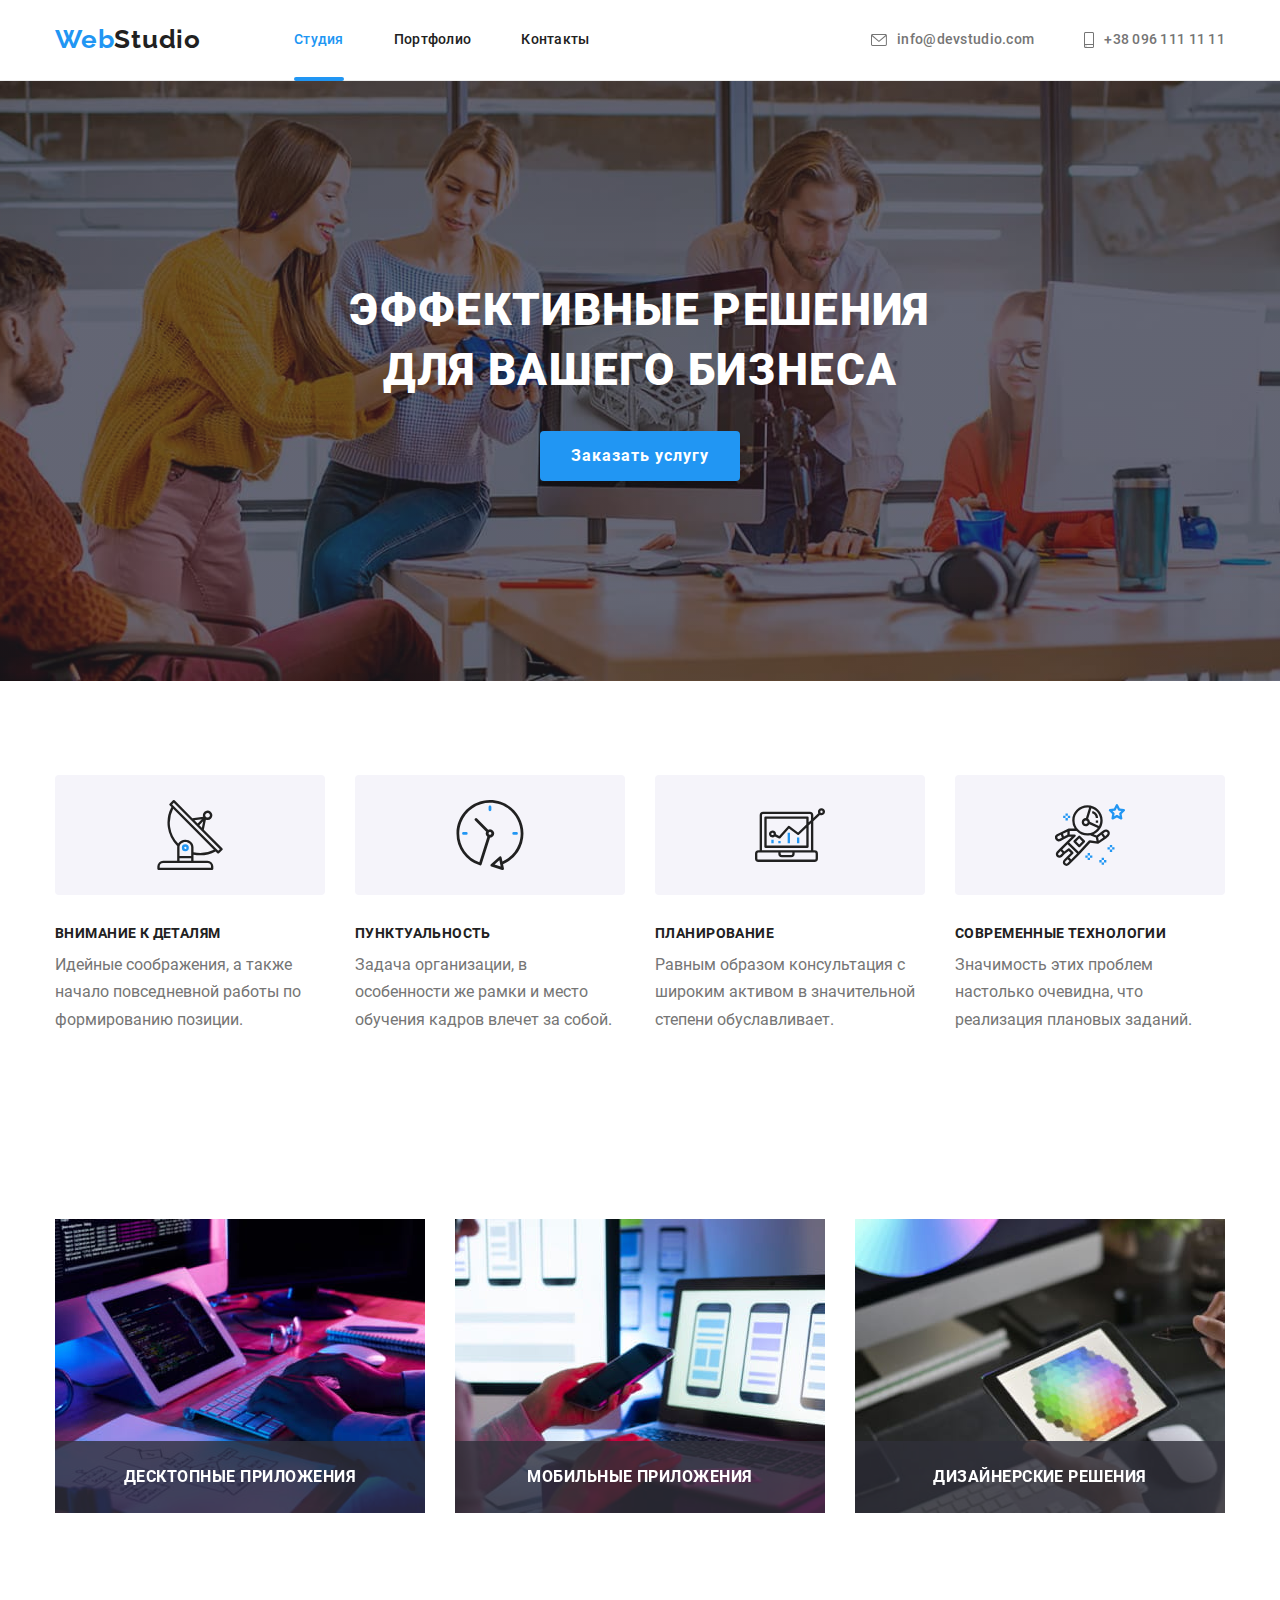
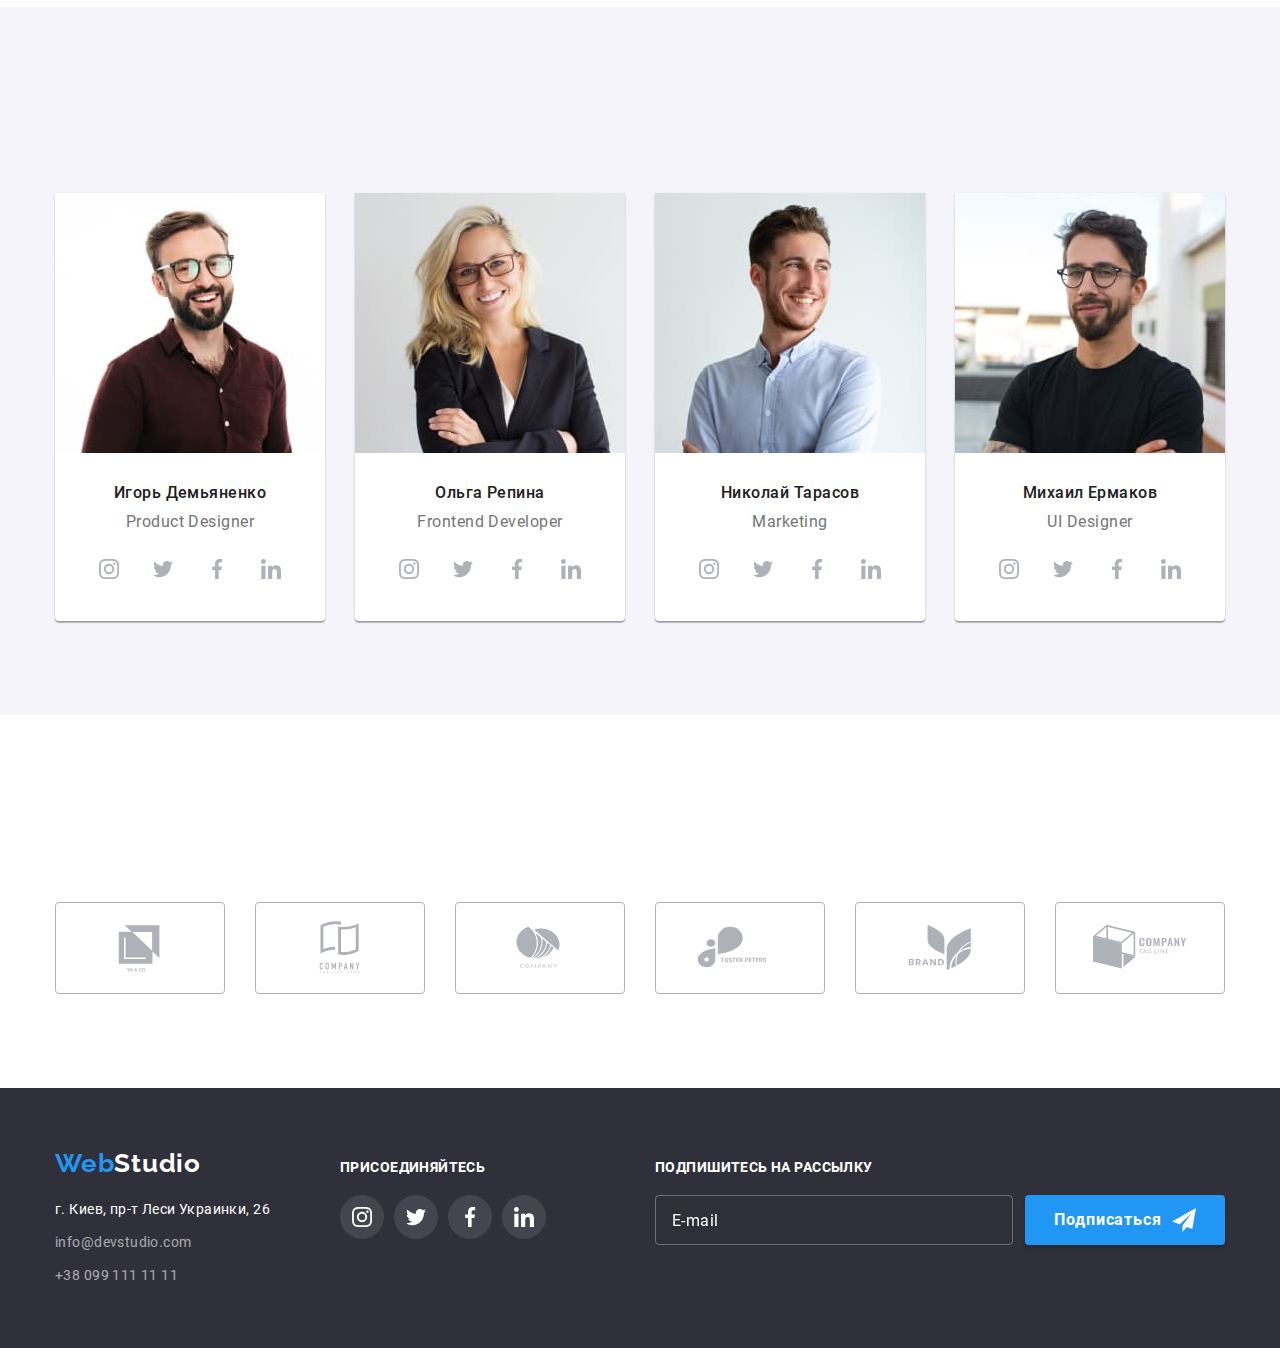
<file: index.html>
<!DOCTYPE html>
<html class="page" lang="ru">
  <head>
    <meta charset="UTF-8" />
    <meta http-equiv="X-UA-Compatible" content="IE=edge" />
    <meta name="viewport" content="width=<device-width>, initial-scale=1.0" />
    <title>Студия</title>
    <link href="https://unpkg.com/aos@2.3.1/dist/aos.css" rel="stylesheet" />
    <link rel="stylesheet" href="./css/main.min.css" />
  </head>
  <body class="page-body">
    <header class="header">
      <div class="container header__navigation">
        <a class="logo header__logo" href="/index.html"
          >Web<span class="header__logo--black">Studio</span></a
        >
        <nav class="site-nav">
          <ul class="site-nav__list list">
            <li class="site-nav__item">
              <a class="site-nav__link site-nav__link--current" href="./index.html">Студия</a>
            </li>
            <li class="site-nav__item">
              <a class="site-nav__link" href="./portfolio.html">Портфолио</a>
            </li>
            <li class="site-nav__item"><a class="site-nav__link" href="">Контакты</a></li>
          </ul>
        </nav>
        <ul class="contacts list">
          <li class="contacts__item">
            <a class="contacts__link" href="mailto:info@devstudio.com">
              <svg class="contacts__icon contacts__icon--mail">
                <use href="./images/icons.svg#icon-envelope"></use>
              </svg>
              info@devstudio.com</a
            >
          </li>
          <li class="contacts__item">
            <a class="contacts__link" href="tel:+380961111111">
              <svg class="contacts__icon contacts__icon--tel">
                <use href="./images/icons.svg#icon-smartphone"></use>
              </svg>
              +38 096 111 11 11</a
            >
          </li>
        </ul>
        <button type="button" class="menu-open-btn">
          <svg class="menu-open-icon" width="40" height="40">
            <use href="./images/icons.svg#icon-menu-open-btn"></use>
          </svg>
        </button>
      </div>

      <div class="mob-menu is-hidden">
        <div class="container-mob-menu">
          <button type="button" class="menu-close-btn">
            <svg class="menu-close-icon" width="40" height="40">
              <use href="./images/icons.svg#icon-menu-close-btn"></use>
            </svg>
          </button>
          <nav class="mob-menu-nav">
            <ul class="mob-menu-nav__list list">
              <li class="mob-menu-nav__item">
                <a class="mob-menu-nav__link mob-menu-nav__link--current" href="./index.html"
                  >Студия</a
                >
              </li>
              <li class="mob-menu-nav__item">
                <a class="mob-menu-nav__link" href="./portfolio.html">Портфолио</a>
              </li>
              <li class="mob-menu-nav__item"><a class="mob-menu-nav__link" href="">Контакты</a></li>
            </ul>
          </nav>
          <div class="menu-wrap-bottom">
            <ul class="mob-menu-contacts list">
              <li class="mob-menu-contacts__item">
                <a
                  class="mob-menu-contacts__link mob-menu-contacts__link--tel"
                  href="tel:+380961111111"
                  >+38 096 111 11 11</a
                >
              </li>
              <li class="mob-menu-contacts__item">
                <a
                  class="mob-menu-contacts__link mob-menu-contacts__link--mail"
                  href="mailto:info@devstudio.com"
                  >info@devstudio.com</a
                >
              </li>
            </ul>
            <ul class="mob-menu-soc list">
              <li class="mob-menu-soc__item">
                <a href="" aria-label="Instagram" class="mob-menu-soc__link">Instagram</a>
              </li>
              <li class="mob-menu-soc__item">
                <a href="" aria-label="Twitter" class="mob-menu-soc__link">Twitter</a>
              </li>
              <li class="mob-menu-soc__item">
                <a href="" aria-label="Facebook" class="mob-menu-soc__link">Facebook</a>
              </li>
              <li class="mob-menu-soc__item">
                <a href="" aria-label="LinkedIn" class="mob-menu-soc__link">LinkedIn</a>
              </li>
            </ul>
          </div>
        </div>
      </div>
    </header>

    <main>
      <section class="hero">
        <div class="container">
          <h1 class="hero__title">Эффективные решения<br />для вашего бизнеса</h1>
          <button class="btn" type="button" data-modal-open>Заказать услугу</button>
        </div>
      </section>

      <section class="benefits">
        <div class="container">
          <h2 class="benefits__title benefits__title--hidden">Наши преимущества</h2>
          <ul class="benefits__list list">
            <li class="benefits__item">
              <div class="benefits__wrap">
                <svg class="benefits__icon" width="70" height="70">
                  <use href="./images/icons.svg#icon-antenna" width="70" height="70"></use>
                </svg>
              </div>
              <h3 class="benefits__title">Внимание к деталям</h3>
              <p class="benefits__text">
                Идейные соображения, а также начало повседневной работы по формированию позиции.
              </p>
            </li>
            <li class="benefits__item">
              <div class="benefits__wrap">
                <svg class="benefits__icon" width="70" height="70">
                  <use href="./images/icons.svg#icon-clock" width="70" height="70"></use>
                </svg>
              </div>
              <h3 class="benefits__title">Пунктуальность</h3>
              <p class="benefits__text">
                Задача организации, в особенности же рамки и место обучения кадров влечет за собой.
              </p>
            </li>
            <li class="benefits__item">
              <div class="benefits__wrap">
                <svg class="benefits__icon" width="70" height="70">
                  <use href="./images/icons.svg#icon-diagram" width="70" height="70"></use>
                </svg>
              </div>
              <h3 class="benefits__title">Планирование</h3>
              <p class="benefits__text">
                Равным образом консультация с широким активом в значительной степени обуславливает.
              </p>
            </li>
            <li class="benefits__item">
              <div class="benefits__wrap">
                <svg class="benefits__icon" width="70" height="70">
                  <use href="./images/icons.svg#icon-astronaut" width="70" height="70"></use>
                </svg>
              </div>
              <h3 class="benefits__title">Современные технологии</h3>
              <p class="benefits__text">
                Значимость этих проблем настолько очевидна, что реализация плановых заданий.
              </p>
            </li>
          </ul>
        </div>
      </section>

      <section class="works">
        <div class="container">
          <h2 class="body-title" data-aos="zoom-in-up">Чем мы занимаемся</h2>
          <ul class="works__list list list">
            <li class="works__item">
              <a href="" class="works__link">
                <div class="works__thumb">
                  <picture>
                    <source
                      srcset="./images/laptop.jpg 1x, ./images/laptop@2x.jpg 2x"
                      media="(min-width: 1200px)"
                    />
                    <img src="./images/laptop.jpg" alt="ноутбук" width="370" />
                  </picture>

                  <p class="works__text">Десктопные приложения</p>
                </div></a
              >
            </li>
            <li class="works__item">
              <a href="" class="works__link">
                <div class="works__thumb">
                  <picture>
                    <source
                      srcset="./images/phone.jpg 1x, ./images/phone@2x.jpg 2x"
                      media="(min-width: 1200px)"
                    />
                    <img src="./images/phone.jpg" alt="телефон" width="370" />
                  </picture>
                  <p class="works__text">Мобильные приложения</p>
                </div></a
              >
            </li>
            <li class="works__item">
              <a href="" class="works__link">
                <div class="works__thumb">
                  <picture>
                    <source
                      srcset="./images/tablet.jpg 1x, ./images/tablet@2x.jpg 2x"
                      media="(min-width: 1200px)"
                    />
                    <img src="./images/tablet.jpg" alt="планшет" width="370" />
                  </picture>
                  <p class="works__text">Дизайнерские решения</p>
                </div></a
              >
            </li>
          </ul>
        </div>
      </section>
      <section class="team">
        <div class="container">
          <h2 class="body-title" data-aos="zoom-in-up">Наша команда</h2>
          <ul class="member list">
            <li class="member__item">
              <picture>
                <source
                  srcset="./images/igor-demyanenko.jpg 1x, ./images/igor-demyanenko@2x.jpg 2x"
                  media="(min-width: 1200px)"
                />
                <source
                  srcset="
                    ./images/igor-demyanenko-tab.jpg    1x,
                    ./images/igor-demyanenko-tab@2x.jpg 2x
                  "
                  media="(min-width: 768px)"
                />
                <source
                  srcset="
                    ./images/igor-demyanenko-mob.jpg    1x,
                    ./images/igor-demyanenko-mob@2x.jpg 2x
                  "
                  media="(min-width: 320px)"
                />
                <img src="./images/igor-demyanenko-mob.jpg" alt="Игорь Демьяненко" />
              </picture>
              <div class="member__thumb">
                <h3 class="member__name">Игорь Демьяненко</h3>
                <p class="member__post" lang="en">Product Designer</p>
                <ul class="social list">
                  <li class="social__item social__item--right">
                    <a href="" class="social__link social__link--team">
                      <svg class="social__icon" width="20" height="20">
                        <use href="./images/icons.svg#icon-instagram"></use>
                      </svg>
                    </a>
                  </li>
                  <li class="social__item social__item--right">
                    <a href="" class="social__link social__link--team">
                      <svg class="social__icon" width="20" height="20">
                        <use href="./images/icons.svg#icon-twitter"></use>
                      </svg>
                    </a>
                  </li>
                  <li class="social__item social__item--right">
                    <a href="" class="social__link social__link--team">
                      <svg class="social__icon" width="20" height="20">
                        <use href="./images/icons.svg#icon-facebook"></use>
                      </svg>
                    </a>
                  </li>
                  <li class="social__item social__item--right">
                    <a href="" class="social__link social__link--team">
                      <svg class="social__icon" width="20" height="20">
                        <use href="./images/icons.svg#icon-linkedin"></use>
                      </svg>
                    </a>
                  </li>
                </ul>
              </div>
            </li>
            <li class="member__item">
              <picture>
                <source
                  srcset="./images/olga-repina.jpg 1x, ./images/olga-repina@2x.jpg 2x"
                  media="(min-width: 1200px)"
                />
                <source
                  srcset="./images/olga-repina-tab.jpg 1x, ./images/olga-repina-tab@2x.jpg 2x"
                  media="(min-width: 768px)"
                />
                <source
                  srcset="./images/olga-repina-mob.jpg 1x, ./images/olga-repina-mob@2x.jpg 2x"
                  media="(min-width: 320px)"
                />
                <img src="./images/olga-repina-mob.jpg" alt="Ольга Репина" />
              </picture>
              <div class="member__thumb">
                <h3 class="member__name">Ольга Репина</h3>
                <p class="member__post" lang="en">Frontend Developer</p>
                <ul class="social list">
                  <li class="social__item social__item--right">
                    <a href="" class="social__link social__link--team">
                      <svg class="social__icon" width="20" height="20">
                        <use href="./images/icons.svg#icon-instagram"></use>
                      </svg>
                    </a>
                  </li>
                  <li class="social__item social__item--right">
                    <a href="" class="social__link social__link--team">
                      <svg class="social__icon" width="20" height="20">
                        <use href="./images/icons.svg#icon-twitter"></use>
                      </svg>
                    </a>
                  </li>
                  <li class="social__item social__item--right">
                    <a href="" class="social__link social__link--team">
                      <svg class="social__icon" width="20" height="20">
                        <use href="./images/icons.svg#icon-facebook"></use>
                      </svg>
                    </a>
                  </li>
                  <li class="social__item social__item--right">
                    <a href="" class="social__link social__link--team">
                      <svg class="social__icon" width="20" height="20">
                        <use href="./images/icons.svg#icon-linkedin"></use>
                      </svg>
                    </a>
                  </li>
                </ul>
              </div>
            </li>
            <li class="member__item">
              <picture>
                <source
                  srcset="./images/nikolay-tarasov.jpg 1x, ./images/nikolay-tarasov@2x.jpg 2x"
                  media="(min-width: 1200px)"
                />
                <source
                  srcset="
                    ./images/nikolay-tarasov-tab.jpg    1x,
                    ./images/nikolay-tarasov-tab@2x.jpg 2x
                  "
                  media="(min-width: 768px)"
                />
                <source
                  srcset="
                    ./images/nikolay-tarasov-mob.jpg    1x,
                    ./images/nikolay-tarasov-mob@2x.jpg 2x
                  "
                  media="(min-width: 320px)"
                />
                <img src="./images/nikolay-tarasov-mob.jpg" alt="Николай Тарасов" />
              </picture>

              <div class="member__thumb">
                <h3 class="member__name">Николай Тарасов</h3>
                <p class="member__post" lang="en">Marketing</p>
                <ul class="social list">
                  <li class="social__item social__item--right">
                    <a href="" class="social__link social__link--team">
                      <svg class="social__icon" width="20" height="20">
                        <use href="./images/icons.svg#icon-instagram"></use>
                      </svg>
                    </a>
                  </li>
                  <li class="social__item social__item--right">
                    <a href="" class="social__link social__link--team">
                      <svg class="social__icon" width="20" height="20">
                        <use href="./images/icons.svg#icon-twitter"></use>
                      </svg>
                    </a>
                  </li>
                  <li class="social__item social__item--right">
                    <a href="" class="social__link social__link--team">
                      <svg class="social__icon" width="20" height="20">
                        <use href="./images/icons.svg#icon-facebook"></use>
                      </svg>
                    </a>
                  </li>
                  <li class="social__item social__item--right">
                    <a href="" class="social__link social__link--team">
                      <svg class="social__icon" width="20" height="20">
                        <use href="./images/icons.svg#icon-linkedin"></use>
                      </svg>
                    </a>
                  </li>
                </ul>
              </div>
            </li>
            <li class="member__item">
              <picture>
                <source
                  srcset="./images/mikhail-ermakov.jpg 1x, ./images/mikhail-ermakov@2x.jpg 2x"
                  media="(min-width: 1200px)"
                />
                <source
                  srcset="
                    ./images/mikhail-ermakov-tab.jpg    1x,
                    ./images/mikhail-ermakov-tab@2x.jpg 2x
                  "
                  media="(min-width: 768px)"
                />
                <source
                  srcset="
                    ./images/mikhail-ermakov-mob.jpg    1x,
                    ./images/mikhail-ermakov-mob@2x.jpg 2x
                  "
                  media="(min-width: 320px)"
                />
                <img src="./images/mikhail-ermakov-mob.jpg" alt="Михаил Ермаков" />
              </picture>

              <div class="member__thumb">
                <h3 class="member__name">Михаил Ермаков</h3>
                <p class="member__post" lang="en">UI Designer</p>
                <ul class="social list">
                  <li class="social__item social__item--right">
                    <a href="" class="social__link social__link--team">
                      <svg class="social__icon" width="20" height="20">
                        <use href="./images/icons.svg#icon-instagram"></use>
                      </svg>
                    </a>
                  </li>
                  <li class="social__item social__item--right">
                    <a href="" class="social__link social__link--team">
                      <svg class="social__icon" width="20" height="20">
                        <use href="./images/icons.svg#icon-twitter"></use>
                      </svg>
                    </a>
                  </li>
                  <li class="social__item social__item--right">
                    <a href="" class="social__link social__link--team">
                      <svg class="social__icon" width="20" height="20">
                        <use href="./images/icons.svg#icon-facebook"></use>
                      </svg>
                    </a>
                  </li>
                  <li class="social__item social__item--right">
                    <a href="" class="social__link social__link--team">
                      <svg class="social__icon" width="20" height="20">
                        <use href="./images/icons.svg#icon-linkedin"></use>
                      </svg>
                    </a>
                  </li>
                </ul>
              </div>
            </li>
          </ul>
        </div>
      </section>

      <section class="clients">
        <div class="container">
          <h2 class="body-title" data-aos="zoom-in-up">Постоянные клиенты</h2>
          <ul class="clients__list list">
            <li class="clients__item">
              <a href="" class="clients__link" target="_blank" rel="noreferrer noopener nofollow">
                <svg class="clients__icon" width="106" height="60">
                  <use href="./images/icons.svg#icon-logo-client-1"></use>
                </svg>
              </a>
            </li>
            <li class="clients__item">
              <a href="" class="clients__link" target="_blank" rel="noreferrer noopener nofollow">
                <svg class="clients__icon" width="106" height="60">
                  <use href="./images/icons.svg#icon-logo-client-2"></use>
                </svg>
              </a>
            </li>
            <li class="clients__item">
              <a href="" class="clients__link" target="_blank" rel="noreferrer noopener nofollow">
                <svg class="clients__icon" width="106" height="60">
                  <use href="./images/icons.svg#icon-logo-client-3"></use>
                </svg>
              </a>
            </li>
            <li class="clients__item">
              <a href="" class="clients__link" target="_blank" rel="noreferrer noopener nofollow">
                <svg class="clients__icon" width="106" height="60">
                  <use href="./images/icons.svg#icon-logo-client-4"></use>
                </svg>
              </a>
            </li>
            <li class="clients__item">
              <a href="" class="clients__link" target="_blank" rel="noreferrer noopener nofollow">
                <svg class="clients__icon" width="106" height="60">
                  <use href="./images/icons.svg#icon-logo-client-5"></use>
                </svg>
              </a>
            </li>
            <li class="clients__item">
              <a href="" class="clients__link" target="_blank" rel="noreferrer noopener nofollow">
                <svg class="clients__icon" width="106" height="60">
                  <use href="./images/icons.svg#icon-logo-client-6"></use>
                </svg>
              </a>
            </li>
          </ul>
        </div>
      </section>
    </main>

    <footer class="footer">
      <div class="container footer__wrap">
        <div class="wrap-tablet">
          <address class="address">
            <a class="logo footer__logo" href="/index.html"
              >Web<span class="footer__logo--white">Studio</span></a
            >
            <ul class="address__list list">
              <li class="address__item">
                <a class="address__link" href="">г. Киев, пр-т Леси Украинки, 26</a>
              </li>
              <li class="address__item social__item--right">
                <a class="address__link" href="mailto:info@devstudio.com"
                  ><span class="address__link--grey">info@devstudio.com</span></a
                >
              </li>
              <li class="address__item social__item--right">
                <a class="address__link" href="tel:+380991111111"
                  ><span class="address__link--grey">+38 099 111 11 11</span></a
                >
              </li>
            </ul>
          </address>
          <div class="join-soc">
            <h2 class="join-soc__title">присоединяйтесь</h2>
            <ul class="social list">
              <li class="social__item social__item--right">
                <a href="" class="social__link social__link--footer">
                  <svg class="social__icon" width="20" height="20">
                    <use href="./images/icons.svg#icon-instagram"></use>
                  </svg>
                </a>
              </li>
              <li class="social__item social__item--right">
                <a href="" class="social__link social__link--footer">
                  <svg class="social__icon" width="20" height="20">
                    <use href="./images/icons.svg#icon-twitter"></use>
                  </svg>
                </a>
              </li>
              <li class="social__item social__item--right">
                <a href="" class="social__link social__link--footer">
                  <svg class="social__icon" width="20" height="20">
                    <use href="./images/icons.svg#icon-facebook"></use>
                  </svg>
                </a>
              </li>
              <li class="social__item social__item--right">
                <a href="" class="social__link social__link--footer">
                  <svg class="social__icon" width="20" height="20">
                    <use href="./images/icons.svg#icon-linkedin"></use>
                  </svg>
                </a>
              </li>
            </ul>
          </div>
        </div>
        <div class="subscribe">
          <h2 class="subscribe__title">Подпишитесь на рассылку</h2>
          <form class="subscribe__form">
            <div class="subscribe__wrap">
              <input type="email" name="email" placeholder="E-mail" class="subscribe__field" />
              <button type="submit" class="subscribe__btn btn">
                Подписаться
                <svg class="subscribe__icon" width="24" height="24">
                  <use href="./images/icons.svg#icon-send"></use>
                </svg>
              </button>
            </div>
          </form>
        </div>
      </div>
    </footer>
    <div class="backdrop is-hidden" data-modal>
      <div class="modal">
        <button class="modal-close-btn" type="button" data-modal-close>
          <svg class="modal-icon" width="18" height="18">
            <use href="./images/icons.svg#icon-close-btn"></use>
          </svg>
        </button>
        <p class="modal-text">Оставьте свои данные, мы вам перезвоним</p>
        <form class="modal-form">
          <div class="modal-field">
            <label for="user-name" class="modal-label">Имя</label>
            <div class="input-wrap">
              <input
                class="modal-input"
                type="text"
                name="user-name"
                id="user-name"
                placeholder=" "
                required
              />
              <svg class="input-icon" width="18" height="18">
                <use href="./images/icons.svg#icon-person"></use>
              </svg>
            </div>
          </div>
          <div class="modal-field">
            <label for="user-tel" class="modal-label">Телефон</label>
            <div class="input-wrap">
              <input
                class="modal-input"
                type="tel"
                name="user-tel"
                id="user-tel"
                placeholder=" "
                required
              />
              <svg class="input-icon" width="18" height="18">
                <use href="./images/icons.svg#icon-phone"></use>
              </svg>
            </div>
          </div>
          <div class="modal-field">
            <label for="user-email" class="modal-label">Почта</label>
            <div class="input-wrap">
              <input
                class="modal-input"
                type="email"
                name="user-email"
                id="user-email"
                placeholder=" "
                required
              />
              <svg class="input-icon" width="18" height="18">
                <use href="./images/icons.svg#icon-email"></use>
              </svg>
            </div>
          </div>
          <div class="modal-field">
            <label for="user-comment" class="modal-label">Комментарий</label>
            <textarea
              class="comment-textarea"
              name="user-comment"
              id="user-comment"
              placeholder="Введите текст"
            ></textarea>
          </div>
          <div class="checkbox">
            <input
              type="checkbox"
              class="policy-input policy-input--visually-hidden"
              name="policy"
              id="policy"
            />
            <label for="policy" class="policy-label">
              <span>
                <svg class="policy-icon" width="16" height="15">
                  <use href="./images/icons.svg#icon-check"></use>
                </svg>
              </span>
              Соглашаюсь с рассылкой и принимаю&nbsp;<a class="policy-link" href=""
                >Условия договора</a
              ></label
            >
          </div>
          <button type="submit" class="modal-btn btn">Отправить</button>
        </form>
      </div>
    </div>
    <script src="./js/mobile-menu.js"></script>
    <script src="./js/modal.js"></script>

    <script src="https://unpkg.com/aos@2.3.1/dist/aos.js"></script>
    <script>
      AOS.init();
    </script>
  </body>
</html>
</file>
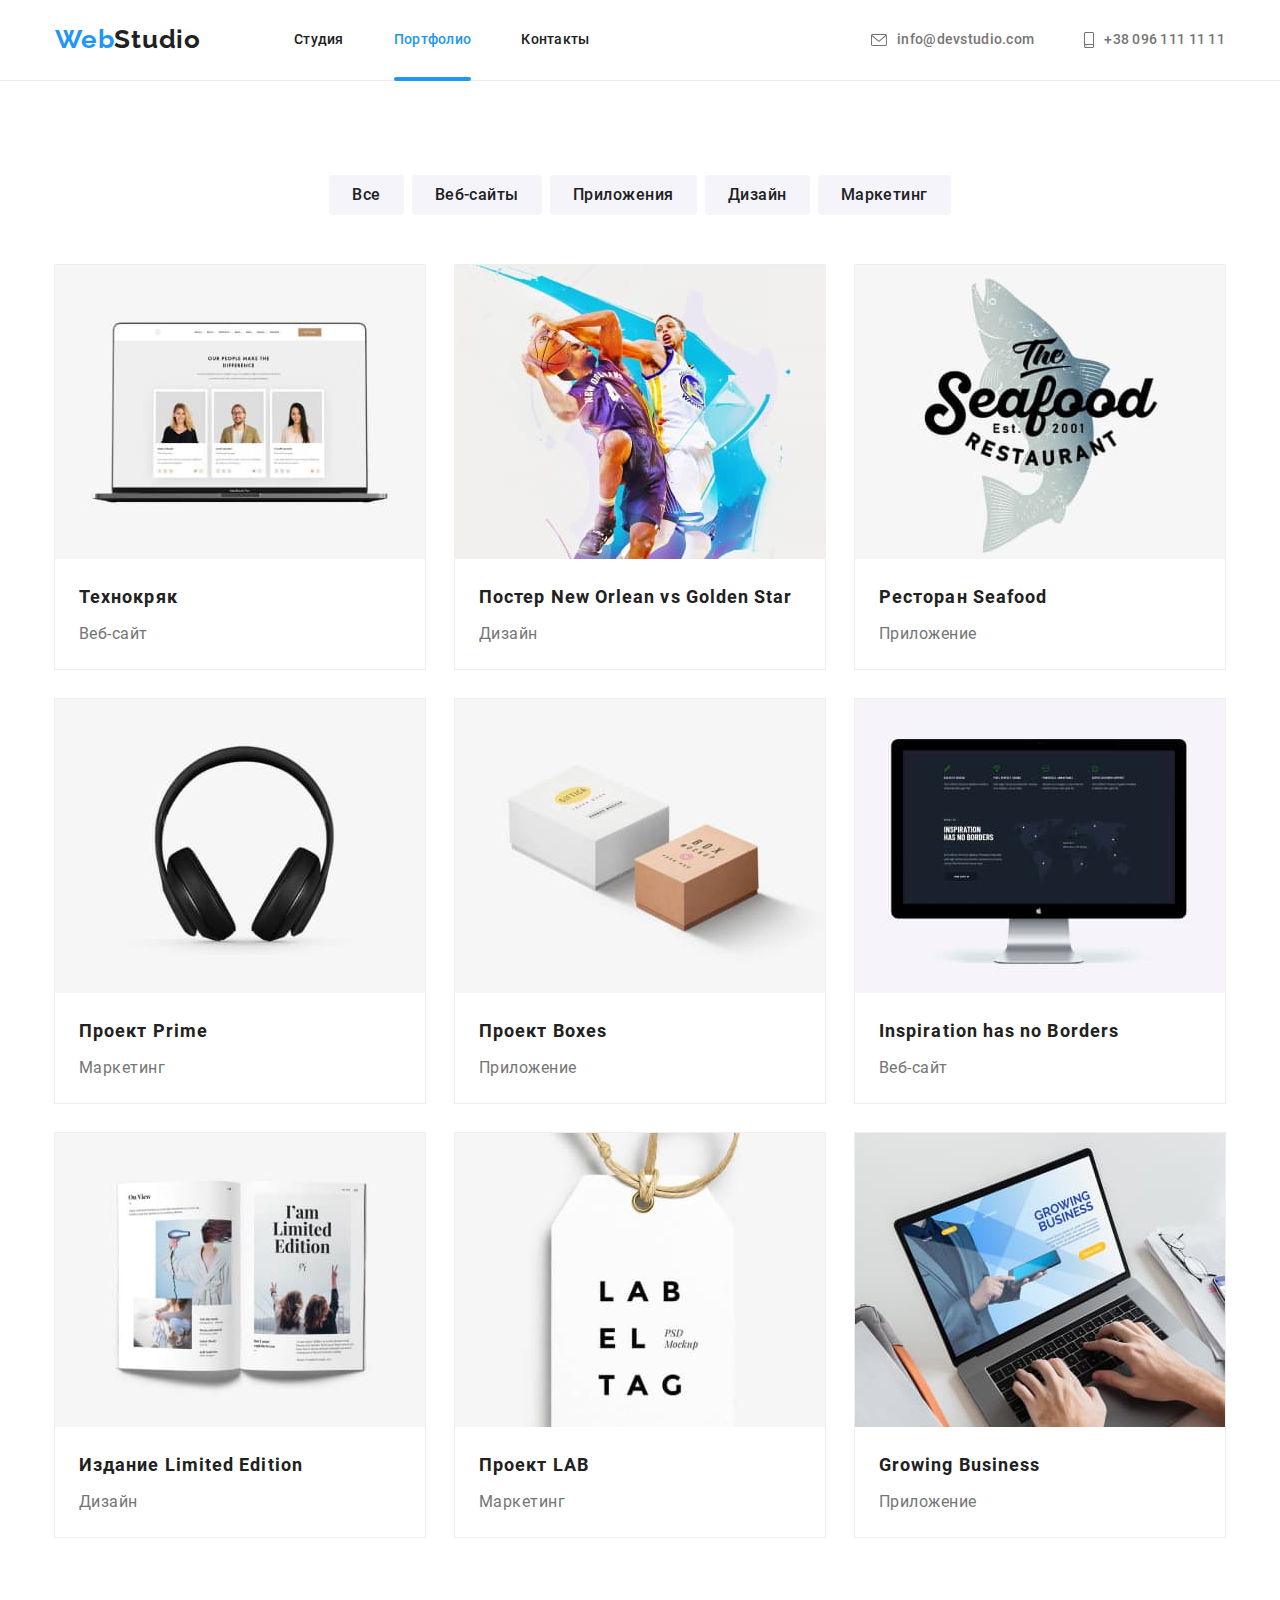
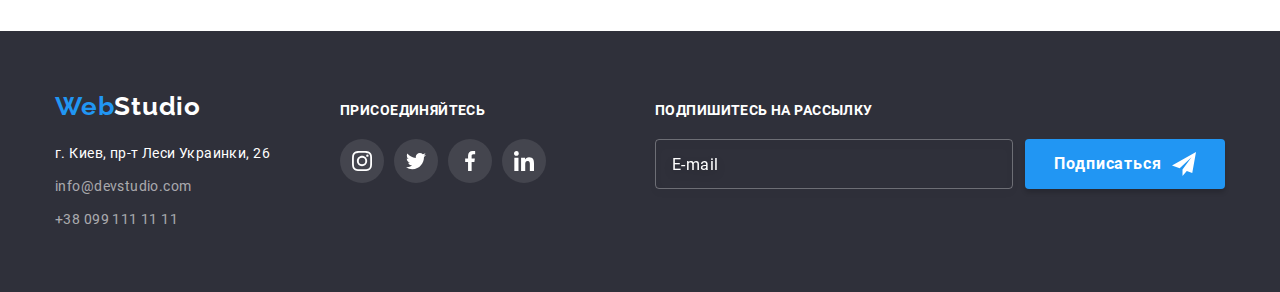
<file: portfolio.html>
<!DOCTYPE html>
<html class="page" lang="ru">
  <head>
    <meta charset="UTF-8" />
    <meta http-equiv="X-UA-Compatible" content="IE=edge" />
    <meta name="viewport" content="width=device-width, initial-scale=1.0" />
    <title>Портфолио</title>
    <link rel="stylesheet" href="./css/main.min.css" />
  </head>
  <body class="page-body">
    <header class="header">
      <div class="container header__navigation">
        <a class="logo header__logo" href="/index.html"
          >Web<span class="header__logo--black">Studio</span></a
        >
        <nav class="site-nav">
          <ul class="site-nav__list list">
            <li class="site-nav__item">
              <a class="site-nav__link" href="./index.html">Студия</a>
            </li>
            <li class="site-nav__item">
              <a class="site-nav__link site-nav__link--current" href="./portfolio.html"
                >Портфолио</a
              >
            </li>
            <li class="site-nav__item"><a class="site-nav__link" href="">Контакты</a></li>
          </ul>
        </nav>
        <ul class="contacts list">
          <li class="contacts__item">
            <a class="contacts__link" href="mailto:info@devstudio.com">
              <svg class="contacts__icon contacts__icon--mail">
                <use href="./images/icons.svg#icon-envelope"></use>
              </svg>
              info@devstudio.com</a
            >
          </li>
          <li class="contacts__item">
            <a class="contacts__link" href="tel:+380961111111">
              <svg class="contacts__icon contacts__icon--tel">
                <use href="./images/icons.svg#icon-smartphone"></use>
              </svg>
              +38 096 111 11 11</a
            >
          </li>
        </ul>
        <button type="button" class="menu-open-btn">
          <svg class="menu-open-icon" width="40" height="40">
            <use href="./images/icons.svg#icon-menu-open-btn"></use>
          </svg>
        </button>
      </div>

      <div class="mob-menu is-hidden">
        <div class="container-mob-menu">
          <button type="button" class="menu-close-btn">
            <svg class="menu-close-icon" width="40" height="40">
              <use href="./images/icons.svg#icon-menu-close-btn"></use>
            </svg>
          </button>
          <nav class="mob-menu-nav">
            <ul class="mob-menu-nav__list list">
              <li class="mob-menu-nav__item">
                <a class="mob-menu-nav__link" href="./index.html">Студия</a>
              </li>
              <li class="mob-menu-nav__item">
                <a class="mob-menu-nav__link mob-menu-nav__link--current" href="./portfolio.html"
                  >Портфолио</a
                >
              </li>
              <li class="mob-menu-nav__item"><a class="mob-menu-nav__link" href="">Контакты</a></li>
            </ul>
          </nav>
          <div class="menu-wrap-bottom">
            <ul class="mob-menu-contacts list">
              <li class="mob-menu-contacts__item">
                <a
                  class="mob-menu-contacts__link mob-menu-contacts__link--tel"
                  href="tel:+380961111111"
                  >+38 096 111 11 11</a
                >
              </li>
              <li class="mob-menu-contacts__item">
                <a
                  class="mob-menu-contacts__link mob-menu-contacts__link--mail"
                  href="mailto:info@devstudio.com"
                  >info@devstudio.com</a
                >
              </li>
            </ul>
            <ul class="mob-menu-soc list">
              <li class="mob-menu-soc__item">
                <a href="" aria-label="Instagram" class="mob-menu-soc__link">Instagram</a>
              </li>
              <li class="mob-menu-soc__item">
                <a href="" aria-label="Twitter" class="mob-menu-soc__link">Twitter</a>
              </li>
              <li class="mob-menu-soc__item">
                <a href="" aria-label="Facebook" class="mob-menu-soc__link">Facebook</a>
              </li>
              <li class="mob-menu-soc__item">
                <a href="" aria-label="LinkedIn" class="mob-menu-soc__link">LinkedIn</a>
              </li>
            </ul>
          </div>
        </div>
      </div>
    </header>
    <main>
      <section class="examples-of-works">
        <div class="container">
          <h1 class="examples-of-works__title">Наши работы</h1>
          <ul class="filter list">
            <li class="filter__item"><button class="filter__btn" type="button">Все</button></li>
            <li class="filter__item">
              <button class="filter__btn" type="button">Веб-сайты</button>
            </li>
            <li class="filter__item">
              <button class="filter__btn" type="button">Приложения</button>
            </li>
            <li class="filter__item"><button class="filter__btn" type="button">Дизайн</button></li>
            <li class="filter__item">
              <button class="filter__btn" type="button">Маркетинг</button>
            </li>
          </ul>

          <ul class="examples list">
            <li class="examples__item">
              <div class="examples__card">
                <a
                  class="examples__link"
                  href=""
                  target="_blank"
                  rel="noreferrer noopener nofollow"
                >
                  <div class="examples__thumb">
                    <picture>
                      <source
                        srcset="
                          ./images/logo-technokryak.jpg    1x,
                          ./images/logo-technokryak@2x.jpg 2x
                        "
                        media="(min-width: 1200px)"
                      />
                      <source
                        srcset="
                          ./images/logo-technokryak-tab.jpg    1x,
                          ./images/logo-technokryak-tab@2x.jpg 2x
                        "
                        media="(min-width: 768px)"
                      />
                      <source
                        srcset="
                          ./images/logo-technokryak-mob.jpg    1x,
                          ./images/logo-technokryak-mob@2x.jpg 2x
                        "
                        media="(min-width: 320px)"
                      />
                      <img
                        class="examples__image"
                        src="./images/logo-technokryak-mob.jpg"
                        alt="Веб-сайт Технокряк"
                      />
                    </picture>
                    <p class="examples__description">
                      Ресурс предлагает комплексные предложения с разным уровнем функционала и
                      сервисов. Все это позволит посетителю получить исчерпывающие сведения о
                      компании или частном лице. Ресурс предлагает комплексные предложения с разным
                      уровнем функционала и сервисов. Все это позволит посетителю получить
                      исчерпывающие сведения о компании или частном лице.
                    </p>
                  </div>
                  <div class="examples__header">
                    <h2 class="examples__title">Технокряк</h2>
                    <p class="examples__text">Веб-сайт</p>
                  </div>
                </a>
              </div>
            </li>

            <li class="examples__item">
              <div class="examples__card">
                <a
                  class="examples__link"
                  href=""
                  target="_blank"
                  rel="noreferrer noopener nofollow"
                >
                  <div class="examples__thumb">
                    <picture>
                      <source
                        srcset="
                          ./images/logo-poster-new-orlean.jpg    1x,
                          ./images/logo-poster-new-orlean@2x.jpg 2x
                        "
                        media="(min-width: 1200px)"
                      />
                      <source
                        srcset="
                          ./images/logo-poster-new-orlean-tab.jpg    1x,
                          ./images/logo-poster-new-orlean-tab@2x.jpg 2x
                        "
                        media="(min-width: 768px)"
                      />
                      <source
                        srcset="
                          ./images/logo-poster-new-orlean-mob.jpg    1x,
                          ./images/logo-poster-new-orlean-mob@2x.jpg 2x
                        "
                        media="(min-width: 320px)"
                      />
                      <img
                        class="examples__image"
                        src="./images/logo-poster-new-orlean-mob.jpg"
                        alt="Дизайн Постер New Orlean vs Golden Star"
                      />
                    </picture>

                    <p class="examples__description">
                      Ресурс предлагает комплексные предложения с разным уровнем функционала и
                      сервисов. Все это позволит посетителю получить исчерпывающие сведения о
                      компании или частном лице.
                    </p>
                  </div>
                  <div class="examples__header">
                    <h2 class="examples__title">
                      Постер <span lang="en">New Orlean vs Golden Star</span>
                    </h2>
                    <p class="examples__text">Дизайн</p>
                  </div>
                </a>
              </div>
            </li>
            <li class="examples__item">
              <div class="examples__card">
                <a
                  class="examples__link"
                  href=""
                  target="_blank"
                  rel="noreferrer noopener nofollow"
                >
                  <div class="examples__thumb">
                    <picture>
                      <source
                        srcset="./images/logo-seafood.jpg 1x, ./images/logo-seafood@2x.jpg 2x"
                        media="(min-width: 1200px)"
                      />
                      <source
                        srcset="
                          ./images/logo-seafood-tab.jpg    1x,
                          ./images/logo-seafood-tab@2x.jpg 2x
                        "
                        media="(min-width: 768px)"
                      />
                      <source
                        srcset="
                          ./images/logo-seafood-mob.jpg    1x,
                          ./images/logo-seafood-mob@2x.jpg 2x
                        "
                        media="(min-width: 320px)"
                      />
                      <img
                        class="examples__image"
                        src="./images/logo-seafood-mob.jpg"
                        alt="Приложение Ресторан Seafood"
                      />
                    </picture>

                    <p class="examples__description">
                      Ресурс предлагает комплексные предложения с разным уровнем функционала и
                      сервисов. Все это позволит посетителю получить исчерпывающие сведения о
                      компании или частном лице.
                    </p>
                  </div>
                  <div class="examples__header">
                    <h2 class="examples__title">Ресторан <span lang="en">Seafood</span></h2>
                    <p class="examples__text">Приложение</p>
                  </div>
                </a>
              </div>
            </li>
            <li class="examples__item">
              <div class="examples__card">
                <a
                  class="examples__link"
                  href=""
                  target="_blank"
                  rel="noreferrer noopener nofollow"
                >
                  <div class="examples__thumb">
                    <picture>
                      <source
                        srcset="
                          ./images/logo-project-prime.jpg    1x,
                          ./images/logo-project-prime@2x.jpg 2x
                        "
                        media="(min-width: 1200px)"
                      />
                      <source
                        srcset="
                          ./images/logo-project-prime-tab.jpg    1x,
                          ./images/logo-project-prime-tab@2x.jpg 2x
                        "
                        media="(min-width: 768px)"
                      />
                      <source
                        srcset="
                          ./images/logo-project-prime-mob.jpg    1x,
                          ./images/logo-project-prime-mob@2x.jpg 2x
                        "
                        media="(min-width: 320px)"
                      />
                      <img
                        class="examples__image"
                        src="./images/logo-project-prime-mob.jpg"
                        alt="Маркетинг Проект Prime"
                      />
                    </picture>

                    <p class="examples__description">
                      Ресурс предлагает комплексные предложения с разным уровнем функционала и
                      сервисов. Все это позволит посетителю получить исчерпывающие сведения о
                      компании или частном лице.
                    </p>
                  </div>
                  <div class="examples__header">
                    <h2 class="examples__title">Проект <span lang="en">Prime</span></h2>
                    <p class="examples__text">Маркетинг</p>
                  </div>
                </a>
              </div>
            </li>
            <li class="examples__item">
              <div class="examples__card">
                <a
                  class="examples__link"
                  href=""
                  target="_blank"
                  rel="noreferrer noopener nofollow"
                >
                  <div class="examples__thumb">
                    <picture>
                      <source
                        srcset="
                          ./images/logo-project-boxes.jpg    1x,
                          ./images/logo-project-boxes@2x.jpg 2x
                        "
                        media="(min-width: 1200px)"
                      />
                      <source
                        srcset="
                          ./images/logo-project-boxes-tab.jpg    1x,
                          ./images/logo-project-boxes-tab@2x.jpg 2x
                        "
                        media="(min-width: 768px)"
                      />
                      <source
                        srcset="
                          ./images/logo-project-boxes-mob.jpg    1x,
                          ./images/logo-project-boxes-mob@2x.jpg 2x
                        "
                        media="(min-width: 320px)"
                      />
                      <img
                        class="examples__image"
                        src="./images/logo-project-boxes-mob.jpg"
                        alt="Приложение Проект Boxes"
                      />
                    </picture>

                    <p class="examples__description">
                      Ресурс предлагает комплексные предложения с разным уровнем функционала и
                      сервисов. Все это позволит посетителю получить исчерпывающие сведения о
                      компании или частном лице.
                    </p>
                  </div>
                  <div class="examples__header">
                    <h2 class="examples__title">Проект <span lang="en">Boxes</span></h2>
                    <p class="examples__text">Приложение</p>
                  </div>
                </a>
              </div>
            </li>
            <li class="examples__item">
              <div class="examples__card">
                <a
                  class="examples__link"
                  href=""
                  target="_blank"
                  rel="noreferrer noopener nofollow"
                >
                  <div class="examples__thumb">
                    <picture>
                      <source
                        srcset="
                          ./images/logo-inspiration-has-no-borders.jpg    1x,
                          ./images/logo-inspiration-has-no-borders@2x.jpg 2x
                        "
                        media="(min-width: 1200px)"
                      />
                      <source
                        srcset="
                          ./images/logo-inspiration-has-no-borders-tab.jpg    1x,
                          ./images/logo-inspiration-has-no-borders-tab@2x.jpg 2x
                        "
                        media="(min-width: 768px)"
                      />
                      <source
                        srcset="
                          ./images/logo-inspiration-has-no-borders-mob.jpg    1x,
                          ./images/logo-inspiration-has-no-borders-mob@2x.jpg 2x
                        "
                        media="(min-width: 320px)"
                      />
                      <img
                        class="examples__image"
                        src="./images/logo-inspiration-has-no-borders-mob.jpg"
                        alt="Веб-сайт Inspiration has no Borders"
                      />
                    </picture>

                    <p class="examples__description">
                      Ресурс предлагает комплексные предложения с разным уровнем функционала и
                      сервисов. Все это позволит посетителю получить исчерпывающие сведения о
                      компании или частном лице.
                    </p>
                  </div>
                  <div class="examples__header">
                    <h2 class="examples__title" lang="en">Inspiration has no Borders</h2>
                    <p class="examples__text">Веб-сайт</p>
                  </div>
                </a>
              </div>
            </li>
            <li class="examples__item">
              <div class="examples__card">
                <a
                  class="examples__link"
                  href=""
                  target="_blank"
                  rel="noreferrer noopener nofollow"
                >
                  <div class="examples__thumb">
                    <picture>
                      <source
                        srcset="
                          ./images/logo-limited-edition.jpg    1x,
                          ./images/logo-limited-edition@2x.jpg 2x
                        "
                        media="(min-width: 1200px)"
                      />
                      <source
                        srcset="
                          ./images/logo-limited-edition-tab.jpg    1x,
                          ./images/logo-limited-edition-tab@2x.jpg 2x
                        "
                        media="(min-width: 768px)"
                      />
                      <source
                        srcset="
                          ./images/logo-limited-edition-mob.jpg    1x,
                          ./images/logo-limited-edition-mob@2x.jpg 2x
                        "
                        media="(min-width: 320px)"
                      />
                      <img
                        class="examples__image"
                        src="./images/logo-limited-edition-mob.jpg"
                        alt="Дизайн Издание Limited Edition"
                      />
                    </picture>

                    <p class="examples__description">
                      Ресурс предлагает комплексные предложения с разным уровнем функционала и
                      сервисов. Все это позволит посетителю получить исчерпывающие сведения о
                      компании или частном лице.
                    </p>
                  </div>
                  <div class="examples__header">
                    <h2 class="examples__title">Издание <span lang="en">Limited Edition</span></h2>
                    <p class="examples__text">Дизайн</p>
                  </div>
                </a>
              </div>
            </li>
            <li class="examples__item">
              <div class="examples__card">
                <a
                  class="examples__link"
                  href=""
                  target="_blank"
                  rel="noreferrer noopener nofollow"
                >
                  <div class="examples__thumb">
                    <picture>
                      <source
                        srcset="./images/logo-lab.jpg 1x, ./images/logo-lab@2x.jpg 2x"
                        media="(min-width: 1200px)"
                      />
                      <source
                        srcset="./images/logo-lab-tab.jpg 1x, ./images/logo-lab-tab@2x.jpg 2x"
                        media="(min-width: 768px)"
                      />
                      <source
                        srcset="./images/logo-lab-mob.jpg 1x, ./images/logo-lab-mob@2x.jpg 2x"
                        media="(min-width: 320px)"
                      />
                      <img
                        class="examples__image"
                        src="./images/logo-lab-mob.jpg"
                        alt="Маркетинг Проект LAB"
                      />
                    </picture>

                    <p class="examples__description">
                      Ресурс предлагает комплексные предложения с разным уровнем функционала и
                      сервисов. Все это позволит посетителю получить исчерпывающие сведения о
                      компании или частном лице.
                    </p>
                  </div>
                  <div class="examples__header">
                    <h2 class="examples__title">Проект LAB</h2>
                    <p class="examples__text">Маркетинг</p>
                  </div>
                </a>
              </div>
            </li>
            <li class="examples__item">
              <div class="examples__card">
                <a
                  class="examples__link"
                  href=""
                  target="_blank"
                  rel="noreferrer noopener nofollow"
                >
                  <div class="examples__thumb">
                    <picture>
                      <source
                        srcset="
                          ./images/logo-growing-business.jpg    1x,
                          ./images/logo-growing-business@2x.jpg 2x
                        "
                        media="(min-width: 1200px)"
                      />
                      <source
                        srcset="
                          ./images/logo-growing-business-tab.jpg    1x,
                          ./images/logo-growing-business-tab@2x.jpg 2x
                        "
                        media="(min-width: 768px)"
                      />
                      <source
                        srcset="
                          ./images/logo-growing-business-mob.jpg    1x,
                          ./images/logo-growing-business-mob@2x.jpg 2x
                        "
                        media="(min-width: 320px)"
                      />
                      <img
                        class="examples__image"
                        src="./images/logo-growing-business-mob.jpg"
                        alt="Приложение Growing Business"
                      />
                    </picture>

                    <p class="examples__description">
                      Ресурс предлагает комплексные предложения с разным уровнем функционала и
                      сервисов. Все это позволит посетителю получить исчерпывающие сведения о
                      компании или частном лице.
                    </p>
                  </div>
                  <div class="examples__header">
                    <h2 class="examples__title" lang="en">Growing Business</h2>
                    <p class="examples__text">Приложение</p>
                  </div>
                </a>
              </div>
            </li>
          </ul>
        </div>
      </section>
    </main>

    <footer class="footer">
      <div class="container footer__wrap">
        <div class="wrap-tablet">
          <address class="address">
            <a class="logo footer__logo" href="/index.html"
              >Web<span class="footer__logo--white">Studio</span></a
            >
            <ul class="address__list list">
              <li class="address__item">
                <a class="address__link" href="">г. Киев, пр-т Леси Украинки, 26</a>
              </li>
              <li class="address__item social__item--right">
                <a class="address__link" href="mailto:info@devstudio.com"
                  ><span class="address__link--grey">info@devstudio.com</span></a
                >
              </li>
              <li class="address__item social__item--right">
                <a class="address__link" href="tel:+380991111111"
                  ><span class="address__link--grey">+38 099 111 11 11</span></a
                >
              </li>
            </ul>
          </address>
          <div class="join-soc">
            <h2 class="join-soc__title">присоединяйтесь</h2>
            <ul class="social list">
              <li class="social__item social__item--right">
                <a href="" class="social__link social__link--footer">
                  <svg class="social__icon" width="20" height="20">
                    <use href="./images/icons.svg#icon-instagram"></use>
                  </svg>
                </a>
              </li>
              <li class="social__item social__item--right">
                <a href="" class="social__link social__link--footer">
                  <svg class="social__icon" width="20" height="20">
                    <use href="./images/icons.svg#icon-twitter"></use>
                  </svg>
                </a>
              </li>
              <li class="social__item social__item--right">
                <a href="" class="social__link social__link--footer">
                  <svg class="social__icon" width="20" height="20">
                    <use href="./images/icons.svg#icon-facebook"></use>
                  </svg>
                </a>
              </li>
              <li class="social__item social__item--right">
                <a href="" class="social__link social__link--footer">
                  <svg class="social__icon" width="20" height="20">
                    <use href="./images/icons.svg#icon-linkedin"></use>
                  </svg>
                </a>
              </li>
            </ul>
          </div>
        </div>
        <div class="subscribe">
          <h2 class="subscribe__title">Подпишитесь на рассылку</h2>
          <form class="subscribe__form">
            <div class="subscribe__wrap">
              <input type="email" name="email" placeholder="E-mail" class="subscribe__field" />
              <button type="submit" class="subscribe__btn btn">
                Подписаться
                <svg class="subscribe__icon" width="24" height="24">
                  <use href="./images/icons.svg#icon-send"></use>
                </svg>
              </button>
            </div>
          </form>
        </div>
      </div>
    </footer>
    <script src="./js/mobile-menu.js"></script>
  </body>
</html>
</file>
<file: css/main.min.css>
/*! modern-normalize v1.1.0 | MIT License | https://github.com/sindresorhus/modern-normalize */*,::before,::after{box-sizing:border-box}html{line-height:1.15;-webkit-text-size-adjust:100%;-moz-tab-size:4;tab-size:4}body{margin:0;font-family:system-ui,-apple-system,"Segoe UI",Roboto,Helvetica,Arial,sans-serif,"Apple Color Emoji","Segoe UI Emoji"}hr{height:0;color:inherit}abbr[title]{text-decoration:underline dotted}b,strong{font-weight:bolder}code,kbd,samp,pre{font-family:ui-monospace,SFMono-Regular,Consolas,"Liberation Mono",Menlo,monospace;font-size:1em}small{font-size:80%}sub,sup{font-size:75%;line-height:0;position:relative;vertical-align:baseline}sub{bottom:-0.25em}sup{top:-0.5em}table{text-indent:0;border-color:inherit}button,input,optgroup,select,textarea{font-family:inherit;font-size:100%;line-height:1.15;margin:0}button,select{text-transform:none}button,[type=button],[type=reset],[type=submit]{-webkit-appearance:button}::-moz-focus-inner{border-style:none;padding:0}:-moz-focusring{outline:1px dotted ButtonText}:-moz-ui-invalid{box-shadow:none}legend{padding:0}progress{vertical-align:baseline}::-webkit-inner-spin-button,::-webkit-outer-spin-button{height:auto}[type=search]{-webkit-appearance:textfield;outline-offset:-2px}::-webkit-search-decoration{-webkit-appearance:none}::-webkit-file-upload-button{-webkit-appearance:button;font:inherit}summary{display:list-item}@font-face{font-family:"Roboto";font-style:normal;font-weight:400;src:url("../fonts/roboto-v30-latin_cyrillic-regular.eot");src:local(""),url("../fonts/roboto-v30-latin_cyrillic-regular.eot?#iefix") format("embedded-opentype"),url("../fonts/roboto-v30-latin_cyrillic-regular.woff2") format("woff2"),url("../fonts/roboto-v30-latin_cyrillic-regular.woff") format("woff"),url("../fonts/roboto-v30-latin_cyrillic-regular.ttf") format("truetype"),url("../fonts/roboto-v30-latin_cyrillic-regular.svg#Roboto") format("svg")}@font-face{font-family:"Roboto";font-style:normal;font-weight:500;src:url("../fonts/roboto-v30-latin_cyrillic-500.eot");src:local(""),url("../fonts/roboto-v30-latin_cyrillic-500.eot?#iefix") format("embedded-opentype"),url("../fonts/roboto-v30-latin_cyrillic-500.woff2") format("woff2"),url("../fonts/roboto-v30-latin_cyrillic-500.woff") format("woff"),url("../fonts/roboto-v30-latin_cyrillic-500.ttf") format("truetype"),url("../fonts/roboto-v30-latin_cyrillic-500.svg#Roboto") format("svg")}@font-face{font-family:"Roboto";font-style:normal;font-weight:700;src:url("../fonts/roboto-v30-latin_cyrillic-700.eot");src:local(""),url("../fonts/roboto-v30-latin_cyrillic-700.eot?#iefix") format("embedded-opentype"),url("../fonts/roboto-v30-latin_cyrillic-700.woff2") format("woff2"),url("../fonts/roboto-v30-latin_cyrillic-700.woff") format("woff"),url("../fonts/roboto-v30-latin_cyrillic-700.ttf") format("truetype"),url("../fonts/roboto-v30-latin_cyrillic-700.svg#Roboto") format("svg")}@font-face{font-family:"Roboto";font-style:normal;font-weight:900;src:url("../fonts/roboto-v30-latin_cyrillic-900.eot");src:local(""),url("../fonts/roboto-v30-latin_cyrillic-900.eot?#iefix") format("embedded-opentype"),url("../fonts/roboto-v30-latin_cyrillic-900.woff2") format("woff2"),url("../fonts/roboto-v30-latin_cyrillic-900.woff") format("woff"),url("../fonts/roboto-v30-latin_cyrillic-900.ttf") format("truetype"),url("../fonts/roboto-v30-latin_cyrillic-900.svg#Roboto") format("svg")}@font-face{font-family:"Raleway";font-style:normal;font-weight:700;src:url("../fonts/raleway-v27-latin_cyrillic-700.eot");src:local(""),url("../fonts/raleway-v27-latin_cyrillic-700.eot?#iefix") format("embedded-opentype"),url("../fonts/raleway-v27-latin_cyrillic-700.woff2") format("woff2"),url("../fonts/raleway-v27-latin_cyrillic-700.woff") format("woff"),url("../fonts/raleway-v27-latin_cyrillic-700.ttf") format("truetype"),url("../fonts/raleway-v27-latin_cyrillic-700.svg#Raleway") format("svg")}.page-body{font-family:"Roboto",sans-serif;font-weight:400;color:var(--text-color);background-color:var(--main-background-color)}img{display:block;max-width:100%;height:auto;margin:0}p,h1,h2,h3,h4,h5,h6{margin:0}.list{list-style:none;margin:0;padding:0}:root{--text-color: #757575;--title-color: #212121;--accent-color: #2196f3;--main-background-color: #ffffff;--background-secondary-color: #f5f4fa}.examples-of-works__title,.policy-input--visually-hidden,.benefits__title--hidden{position:absolute;width:1px;height:1px;margin:-1px;border:0;padding:0;white-space:nowrap;clip-path:inset(100%);clip:rect(0 0 0 0);overflow:hidden}.container{width:100%;padding-left:15px;padding-right:15px;margin-left:auto;margin-right:auto}@media screen and (min-width: 480px){.container{max-width:480px}}@media screen and (min-width: 768px){.container{max-width:768px}}@media screen and (min-width: 1200px){.container{max-width:1200px}}.logo{color:var(--accent-color);font-family:"Raleway",sans-serif;font-style:normal;font-weight:700;font-size:24px;line-height:1.17;letter-spacing:.03em;text-decoration:none;transform:translate(0px) scale(1);transition-property:color,transform;transition-duration:250ms;transition-timing-function:cubic-bezier(0.4, 0, 0.2, 1)}.logo:hover,.logo:focus{color:var(--title-color);transform:translate(20px) scale(1.05)}@media screen and (min-width: 1200px){.logo{font-size:26px;line-height:1.19;letter-spacing:.03em}}.btn{display:inline-block;padding:10px auto;min-width:200px;min-height:50px;box-shadow:0px 4px 4px rgba(0,0,0,.15);border:1px solid rgba(0,0,0,0);border-radius:4px;color:var(--main-background-color);background-color:var(--accent-color);font-family:inherit;font-weight:700;font-size:16px;line-height:1.88;text-align:center;letter-spacing:.06em;cursor:pointer;transition-property:background-color;transition-duration:250ms;transition-timing-function:cubic-bezier(0.4, 0, 0.2, 1)}.btn:hover,.btn:focus{background-color:#188ce8}.body-title{margin-bottom:30px;font-weight:700;font-size:28px;line-height:1.17;letter-spacing:.03em;text-align:center;color:var(--title-color)}@media screen and (min-width: 1200px){.body-title{margin-bottom:50px;font-size:36px;line-height:1.17;letter-spacing:.03em}}.social{display:flex;justify-content:center}.social__item{width:44px;height:44px}.social__item--right{margin-right:10px}.social__item--right:last-child{margin-right:0}.social__link{display:flex;justify-content:center;align-items:center;width:100%;height:100%;border-radius:50%}.social__link--team{color:#afb1b8;background-color:var(--main-background-color);transition-property:color,background-color;transition-duration:250ms;transition-timing-function:cubic-bezier(0.4, 0, 0.2, 1)}.social__link--team:hover,.social__link--team:focus{color:var(--main-background-color);background-color:var(--accent-color)}.social__link--footer{color:var(--main-background-color);background-color:rgba(255,255,255,.1);transition-property:background-color;transition-duration:250ms;transition-timing-function:cubic-bezier(0.4, 0, 0.2, 1)}.social__link--footer:hover,.social__link--footer:focus{background-color:var(--accent-color)}.social__icon{fill:currentColor}.header{border-bottom:1px solid #ececec}.header__navigation{display:flex}.site-nav{display:none}@media screen and (min-width: 768px){.site-nav{display:flex;align-items:center}}.header__logo{padding-top:24px;padding-bottom:25px;margin-right:93px}.header__logo--black{color:var(--title-color)}.site-nav__list{display:flex}.site-nav__item:not(:last-child){margin-right:50px}.site-nav__link{transition-property:color;transition-duration:250ms;transition-timing-function:cubic-bezier(0.4, 0, 0.2, 1);position:relative;display:block;padding-top:32px;padding-bottom:32px;color:var(--title-color);font-weight:500;font-size:14px;line-height:1.14;letter-spacing:.02em;text-decoration:none}.site-nav__link:hover,.site-nav__link:focus{color:var(--accent-color)}.site-nav__link--current{color:var(--accent-color);display:flex}.site-nav__link--current::after{position:absolute;bottom:-1px;content:"";width:100%;height:4px;border-radius:2px;background:var(--accent-color)}.contacts{display:none}@media screen and (min-width: 768px){.contacts{display:flex;flex-direction:column;justify-content:center;align-items:flex-start;margin-left:auto}}@media screen and (min-width: 1200px){.contacts{flex-direction:row}}.contacts__item:not(:last-child){margin-right:50px}@media screen and (max-width: 1199px){.contacts__item:not(:last-child){margin-bottom:10px;margin-right:0}}.contacts__link{display:flex;justify-content:center;align-items:center;color:var(--text-color);font-weight:500;font-size:14px;line-height:1.14;letter-spacing:.02em;text-decoration:none;transition-property:color;transition-duration:250ms;transition-timing-function:cubic-bezier(0.4, 0, 0.2, 1)}@media screen and (min-width: 1200px){.contacts__link{padding-top:32px;padding-bottom:32px}}.contacts__link:hover,.contacts__link:focus{color:var(--accent-color)}.contacts__icon{margin-right:10px;fill:currentColor}.contacts__icon--mail{width:14px;height:10px}@media screen and (min-width: 1200px){.contacts__icon--mail{width:16px;height:12px}}.contacts__icon--tel{width:10px;height:14px}@media screen and (min-width: 1200px){.contacts__icon--tel{width:10px;height:16px}}.menu-open-btn{display:block;margin-left:auto;cursor:pointer;background-color:rgba(0,0,0,0);border:0;color:var(--title-color);transition-property:color;transition-duration:250ms;transition-timing-function:cubic-bezier(0.4, 0, 0.2, 1)}.menu-open-btn:hover,.menu-open-btn:focus{color:var(--accent-color)}.menu-open-btn:hover .menu-open-icon,.menu-open-btn:focus .menu-open-icon{fill:currentColor}@media screen and (min-width: 768px){.menu-open-btn{display:none}}.menu-close-btn{display:block;margin-left:auto;cursor:pointer;background-color:rgba(0,0,0,0);border:0;color:var(--title-color);transition-property:color;transition-duration:250ms;transition-timing-function:cubic-bezier(0.4, 0, 0.2, 1)}.menu-close-btn:hover,.menu-close-btn:focus{color:var(--accent-color)}.menu-close-btn:hover .menu-close-icon,.menu-close-btn:focus .menu-close-icon{fill:currentColor}.container-mob-menu{padding-left:40px;padding-right:15px;padding-top:10px;padding-bottom:48px;display:flex;height:100%;flex-direction:column;justify-content:space-between;overflow:auto}.mob-menu{position:fixed;top:0;left:0;width:100vw;height:100vh;z-index:1;background-color:var(--main-background-color);transition-property:opacity,visibility;transition-duration:250ms;transition-timing-function:cubic-bezier(0.4, 0, 0.2, 1)}.mob-menu.is-hidden{opacity:0;visibility:hidden;pointer-events:none}@media screen and (min-width: 768px){.mob-menu{display:none}}.mob-menu-nav__item:not(:last-child){margin-bottom:32px}.mob-menu-nav__link{text-decoration:none;font-weight:500;font-size:36px;line-height:1.18;letter-spacing:.02em;color:var(--title-color);transition-property:color;transition-duration:250ms;transition-timing-function:cubic-bezier(0.4, 0, 0.2, 1)}@media screen and (min-width: 480px){.mob-menu-nav__link{font-size:40px;line-height:1.18;letter-spacing:.02em}}.mob-menu-nav__link:hover,.mob-menu-nav__link:focus{color:var(--accent-color)}.mob-menu-nav__link--current{color:var(--accent-color)}.mob-menu-contacts{margin-bottom:64px}.mob-menu-contacts__item+.mob-menu-contacts__item{margin-top:32px}.mob-menu-contacts__link{text-decoration:none;font-weight:500}.mob-menu-contacts__link--tel{font-size:28px;line-height:1.18;letter-spacing:.01em;color:var(--accent-color);cursor:pointer}@media screen and (min-width: 480px){.mob-menu-contacts__link--tel{font-size:34px;line-height:1.18;letter-spacing:.02em}}.mob-menu-contacts__link--mail{font-size:20px;line-height:1.17;letter-spacing:.01em;color:var(--text-color);cursor:pointer}@media screen and (min-width: 480px){.mob-menu-contacts__link--mail{font-size:24px;line-height:1.17;letter-spacing:.02em}}.mob-menu-soc{display:flex;flex-wrap:wrap;gap:5px}@media screen and (min-width: 480px){.mob-menu-soc{gap:10px}}.mob-menu-soc__item:not(:last-child)::after{content:"";width:100%;height:0px;margin-left:10px;border:1px solid rgba(33,33,33,.2)}.mob-menu-soc__link{text-decoration:none;font-weight:500;font-size:12px;line-height:1.22;letter-spacing:.01em;color:var(--accent-color)}@media screen and (min-width: 480px){.mob-menu-soc__link{font-size:18px;line-height:1.22;letter-spacing:.02em}}.hero{width:100%;margin-left:auto;margin-right:auto;background-color:#c4c4c4;background-image:linear-gradient(rgba(47, 48, 58, 0.4), rgba(47, 48, 58, 0.4)),url(../images/hero-bg-mob.jpg);background-repeat:no-repeat;background-position:center;background-size:cover;text-align:center;padding-top:118px;padding-bottom:118px}@media(min-device-pixel-ratio: 2),(min-resolution: 192dpi),(min-resolution: 2dppx){.hero{background-image:linear-gradient(rgba(47, 48, 58, 0.4), rgba(47, 48, 58, 0.4)),url("../images/hero-bg-mob@2x.jpg")}}@media screen and (min-width: 768px){.hero{background-image:linear-gradient(rgba(47, 48, 58, 0.4), rgba(47, 48, 58, 0.4)),url("../images/hero-bg-tab.jpg")}}@media screen and (min-width: 768px)and (min-device-pixel-ratio: 2),screen and (min-width: 768px)and (min-resolution: 192dpi),screen and (min-width: 768px)and (min-resolution: 2dppx){.hero{background-image:linear-gradient(rgba(47, 48, 58, 0.4), rgba(47, 48, 58, 0.4)),url("../images/hero-bg-tab@2x.jpg")}}@media screen and (min-width: 1200px){.hero{padding-top:200px;padding-bottom:200px;background-image:linear-gradient(rgba(47, 48, 58, 0.4), rgba(47, 48, 58, 0.4)),url(../images/hero-bg.jpg)}}@media screen and (min-width: 1200px)and (min-device-pixel-ratio: 2),screen and (min-width: 1200px)and (min-resolution: 192dpi),screen and (min-width: 1200px)and (min-resolution: 2dppx){.hero{background-image:linear-gradient(rgba(47, 48, 58, 0.4), rgba(47, 48, 58, 0.4)),url("../images/hero-bg@2x.jpg")}}.hero__title{margin-bottom:30px;color:var(--main-background-color);font-weight:900;font-size:20px;line-height:1.17;letter-spacing:.03em;text-align:center;letter-spacing:.06em;text-transform:uppercase}@media screen and (min-width: 480px){.hero__title{font-size:26px;line-height:1.62;letter-spacing:.06em}}@media screen and (min-width: 1200px){.hero__title{font-size:44px;line-height:1.36;letter-spacing:.03em}}.benefits{padding-top:60px;padding-bottom:60px}@media screen and (min-width: 1200px){.benefits{padding-top:94px;padding-bottom:94px}}.benefits__title{color:var(--title-color);font-size:14px;line-height:1.17;letter-spacing:.03em;text-transform:uppercase;margin-bottom:10px;text-align:center}@media screen and (min-width: 768px){.benefits__title{text-align:left}}.benefits__list{display:flex;flex-wrap:wrap;gap:30px}.benefits__item{width:100%}@media screen and (min-width: 768px){.benefits__item{width:calc((100% - 30px)/2)}}@media screen and (min-width: 1200px){.benefits__item{width:calc((100% - 90px)/4)}}.benefits__wrap{width:100%;height:120px;margin-bottom:30px;border-radius:4px;background-color:var(--background-secondary-color);display:flex;justify-content:center;align-items:center}.benefits__text{line-height:1.71}.works{padding-bottom:94px}@media screen and (max-width: 1199px){.works{display:none}}.works__list{display:flex;justify-content:center}.works__item:not(:last-child){margin-right:30px}.works__link{display:flex;transform:scale(1) rotate(0);transition-property:transform;transition-duration:250ms;transition-timing-function:cubic-bezier(0.4, 0, 0.2, 1)}.works__link:hover{color:var(--accent-color);transform:scale(1.03) rotate(-3deg)}.works__thumb{position:relative;display:flex}.works__text{position:absolute;bottom:0;margin:0 auto;width:100%;padding-top:27px;padding-bottom:27px;background-color:rgba(47,48,58,.8);font-weight:700;line-height:1.14;letter-spacing:.03em;text-align:center;text-transform:uppercase;color:var(--main-background-color)}.team{background-color:var(--background-secondary-color);padding-top:60px;padding-bottom:60px}@media screen and (min-width: 1200px){.team{padding-top:94px;padding-bottom:94px}}.member{display:flex;flex-wrap:wrap;gap:30px}.member__item{box-shadow:0px 1px 3px rgba(0,0,0,.12),0px 1px 1px rgba(0,0,0,.14),0px 2px 1px rgba(0,0,0,.2);border-radius:0px 0px 4px 4px;background-color:var(--main-background-color);width:100%}@media screen and (min-width: 768px){.member__item{width:calc((100% - 30px)/2)}}@media screen and (min-width: 1200px){.member__item{width:calc((100% - 90px)/4)}}.member__thumb{padding-top:30px;padding-bottom:30px}.member__name{margin-bottom:10px;font-weight:500;font-size:16px;line-height:1.19;letter-spacing:.03em;text-align:center;color:var(--title-color)}.member__post{margin-bottom:16px;font-size:16px;line-height:1.19;letter-spacing:.03em;text-align:center}.clients{padding-top:60px;padding-bottom:60px}@media screen and (min-width: 1200px){.clients{padding-top:94px;padding-bottom:94px}}.clients__list{display:flex;flex-wrap:wrap;gap:30px}.clients__item{width:calc((100% - 30px)/2);height:92px}@media screen and (min-width: 768px){.clients__item{width:calc((100% - 60px)/3)}}@media screen and (min-width: 1200px){.clients__item{width:calc((100% - 150px)/6)}}.clients__link{width:100%;height:100%;display:flex;justify-content:center;align-items:center;border:1px solid #afb1b8;border-radius:4px;color:#afb1b8;transition-property:color,border-color;transition-duration:250ms;transition-timing-function:cubic-bezier(0.4, 0, 0.2, 1)}.clients__link:hover,.clients__link:focus{border-color:var(--accent-color);color:var(--accent-color)}.clients__icon{fill:currentColor}.backdrop{position:fixed;top:0;width:100%;height:100%;transition-property:opacity,visibility;transition-duration:250ms;transition-timing-function:cubic-bezier(0.4, 0, 0.2, 1);background-color:rgba(0,0,0,.2)}.backdrop.is-hidden{opacity:0;visibility:hidden;pointer-events:none}.backdrop.is-hidden .modal{transform:translate(-50%, -50%) rotate(360deg) scale(0)}.modal{padding:40px;position:absolute;left:50%;top:50%;width:100%;width:290px;min-height:450px;transform:translate(-50%, -50%);transition-property:transform;transition-duration:250ms;transition-timing-function:cubic-bezier(0.4, 0, 0.2, 1);background-color:var(--main-background-color);box-shadow:0px 1px 3px rgba(0,0,0,.12),0px 1px 1px rgba(0,0,0,.14),0px 2px 1px rgba(0,0,0,.2);border-radius:4px}@media screen and (min-width: 480px){.modal{width:450px;min-height:609px}}@media screen and (min-width: 1200px){.modal{width:528px;min-height:581px}}.backdrop.is-hidden .modal{transform:translate(-50%, -50%) rotate(360deg) scale(0)}.modal-close-btn{position:absolute;top:8px;right:8px;display:flex;justify-content:center;align-items:center;transition-property:color;transition-duration:250ms;transition-timing-function:cubic-bezier(0.4, 0, 0.2, 1);width:30px;height:30px;cursor:pointer;border-radius:50%;background-color:rgba(0,0,0,0);border:1px solid rgba(0,0,0,.1);color:#000}.modal-close-btn:hover,.modal-close-btn:focus{color:var(--accent-color)}.modal-icon{fill:currentColor}.modal-text{margin-bottom:12px;font-weight:700;font-size:12px;line-height:1.17;letter-spacing:.03em;text-align:center;color:var(--title-color)}@media screen and (min-width: 480px){.modal-text{font-size:20px;line-height:1.5;letter-spacing:.03em}}@media screen and (min-width: 1200px){.modal-text{font-size:20px;line-height:1.15;letter-spacing:.03em}}.modal-field+.modal-field{margin-top:10px}.input-wrap{position:relative}.modal-label{display:block;margin-bottom:4px;font-size:12px;line-height:1.17;letter-spacing:.01em}.modal-input{padding-left:42px;width:100%;height:40px;border:1px solid rgba(33,33,33,.2);outline:rgba(0,0,0,0);border-radius:4px;background-color:rgba(0,0,0,0);transition-property:border-color,outline;transition-duration:250ms;transition-timing-function:cubic-bezier(0.4, 0, 0.2, 1)}.modal-input:focus{outline:1px solid var(--accent-color);border-color:var(--accent-color)}.input-icon{position:absolute;left:12px;top:50%;transform:translateY(-50%);fill:var(--title-color);transition-property:fill;transition-duration:250ms;transition-timing-function:cubic-bezier(0.4, 0, 0.2, 1)}.modal-input:focus+.input-icon{fill:var(--accent-color)}.comment-textarea{resize:none;width:100%;height:120px;padding:12px 16px;border:1px solid rgba(33,33,33,.2);border-radius:4px;background-color:rgba(0,0,0,0);transition-property:border-color,outline;transition-duration:250ms;transition-timing-function:cubic-bezier(0.4, 0, 0.2, 1)}.comment-textarea::placeholder{font-size:14px;line-height:1.14;letter-spacing:.01em;color:rgba(117,117,117,.5)}.comment-textarea:focus{outline:1px solid var(--accent-color);border-color:var(--accent-color)}.checkbox{margin-top:20px}.policy-label{flex-wrap:wrap;display:flex;justify-content:center;align-items:center;font-size:9px;line-height:1.17;letter-spacing:.01em;color:#757575}@media screen and (min-width: 480px){.policy-label{font-size:12px;line-height:1.17;letter-spacing:.03em}}@media screen and (min-width: 1200px){.policy-label{font-size:14px;line-height:1.71;letter-spacing:.03em}}.policy-label span{margin-right:7px;width:16px;height:15px;border:1px solid var(--title-color);border-radius:2px;transition-property:background-color,border;transition-duration:250ms;transition-timing-function:cubic-bezier(0.4, 0, 0.2, 1)}.policy-input:checked+.policy-label span{background-color:var(--accent-color);border:none}.policy-icon{display:block;justify-content:center;align-items:center}.policy-link{text-decoration:underline;cursor:pointer;color:var(--accent-color)}.modal-btn{margin-top:30px;display:block;margin-left:auto;margin-right:auto}.no-scroll{overflow:hidden}.examples-of-works{padding-top:60px;padding-bottom:60px}@media screen and (min-width: 1200px){.examples-of-works{padding-top:94px;padding-bottom:94px}}.filter{display:flex;flex-wrap:wrap;gap:15px 8px;padding-bottom:40px}@media screen and (min-width: 768px){.filter{justify-content:center;padding-bottom:30px}}@media screen and (min-width: 1200px){.filter{padding-bottom:50px}}.filter__btn{min-width:73px;padding:6px 22px;border:1px solid rgba(0,0,0,0);border-radius:4px;color:var(--title-color);background-color:var(--background-secondary-color);font-family:inherit;font-weight:500;font-size:16px;line-height:1.63;letter-spacing:.03em;text-align:center;cursor:pointer;transition-property:color,box-shadow,background-color;transition-duration:250ms;transition-timing-function:cubic-bezier(0.4, 0, 0.2, 1)}.filter__btn:hover,.filter__btn:focus{color:var(--main-background-color);background-color:var(--accent-color);box-shadow:0px 3px 1px rgba(0,0,0,.1),0px 1px 2px rgba(0,0,0,.08),0px 2px 2px rgba(0,0,0,.12)}.examples{display:flex;flex-wrap:wrap;gap:30px}.examples__item{outline:1px solid #eee;width:100%}@media screen and (min-width: 768px){.examples__item{width:calc((100% - 30px)/2)}}@media screen and (min-width: 1200px){.examples__item{width:calc((100% - 60px)/3)}}.examples__link{display:block;text-decoration:none}.examples__link:hover,.examples__link:focus{box-shadow:0px 1px 1px rgba(0,0,0,.12),0px 4px 4px rgba(0,0,0,.06),1px 4px 6px rgba(0,0,0,.16)}.examples__thumb{position:relative;display:flex;overflow:hidden}.examples__description{position:absolute;transform:translateY(101%);overflow:auto;width:100%;height:100%;background-color:rgba(33,150,243,.9);font-size:15px;line-height:1.17;letter-spacing:.03em;padding:35px 24px;transition-property:transform;transition-duration:250ms;transition-timing-function:cubic-bezier(0.4, 0, 0.2, 1);color:var(--main-background-color)}@media screen and (min-width: 480px){.examples__description{font-size:18px;line-height:1.56;letter-spacing:.03em;padding:77px 24px}}@media screen and (min-width: 768px){.examples__description{padding:49px 24px}}@media screen and (min-width: 1200px){.examples__description{padding:63px 24px}}.examples__item:hover .examples__description{transform:translateY(0)}.examples__description::-webkit-scrollbar{width:12px}.examples__description::-webkit-scrollbar-track{background:var(--background-secondary-color)}.examples__description::-webkit-scrollbar-thumb{background-color:var(--accent-color);border-radius:20px;border:3px solid var(--background-secondary-color)}.examples__header{padding:20px 24px}.examples__title{margin-bottom:4px;font-size:18px;line-height:2;letter-spacing:.06em;color:var(--title-color)}.examples__text{font-size:16px;line-height:1.88;letter-spacing:.03em;color:var(--text-color)}.footer{padding-top:60px;padding-bottom:60px;background-color:#2f303a}@media screen and (min-width: 1200px){.footer__wrap{display:flex;align-items:baseline}}@media screen and (min-width: 768px){.wrap-tablet{display:flex;justify-content:center;align-items:baseline}}.footer__logo{display:block;margin-bottom:20px;text-align:center}@media screen and (min-width: 1200px){.footer__logo{text-align:left}}.footer__logo--white{color:var(--main-background-color)}.address{margin-bottom:60px}@media screen and (min-width: 768px){.address{margin-right:165px}}@media screen and (min-width: 1200px){.address{margin-bottom:0;margin-right:70px}}.address__item:not(:last-child){margin-bottom:9px}.address__link{font-size:14px;line-height:1.71;letter-spacing:.03em;font-style:normal;display:flex;justify-content:center;color:var(--main-background-color);text-decoration:none;transform:translateY(0) scale(1);transition-property:transform,color;transition-duration:250ms;transition-timing-function:cubic-bezier(0.4, 0, 0.2, 1)}@media screen and (min-width: 1200px){.address__link{justify-content:flex-start}}.address__link:hover,.address__link:focus{color:var(--accent-color);transform:translateY(-2px) scale(1.05)}.address__link--grey{color:rgba(255,255,255,.6);transition-property:color;transition-duration:250ms;transition-timing-function:cubic-bezier(0.4, 0, 0.2, 1)}.address__link--grey:hover,.address__link--grey:focus{color:var(--accent-color)}.join-soc{display:flex;flex-direction:column;justify-content:center;margin-bottom:60px}@media screen and (min-width: 768px){.join-soc{margin-bottom:0}}.join-soc__title{margin-bottom:20px;font-weight:700;text-align:center;font-size:14px;line-height:1.14;letter-spacing:.03em;text-transform:uppercase;color:var(--main-background-color)}@media screen and (min-width: 1200px){.join-soc__title{text-align:left}}@media screen and (min-width: 1200px){.subscribe{margin-left:auto}}.subscribe__title{margin-bottom:20px;font-weight:700;text-align:center;font-size:14px;line-height:1.14;letter-spacing:.03em;text-transform:uppercase;color:var(--main-background-color)}@media screen and (min-width: 1200px){.subscribe__title{text-align:left}}.subscribe__wrap{display:flex;flex-direction:column;justify-content:center;align-items:center}@media screen and (min-width: 1200px){.subscribe__wrap{flex-direction:row}}.subscribe__field{padding-left:16px;margin-bottom:20px;width:100%;height:50px;background-color:rgba(0,0,0,0);border:1px solid rgba(255,255,255,.3);filter:drop-shadow(0px 4px 4px rgba(0, 0, 0, 0.15));border-radius:4px;font-size:16px;line-height:1.25;letter-spacing:.03em;color:#fff}@media screen and (min-width: 480px){.subscribe__field{max-width:450px}}@media screen and (min-width: 1200px){.subscribe__field{width:358px;margin-right:12px;margin-bottom:0}}.subscribe__field::placeholder{font-size:16px;line-height:1.25;letter-spacing:.03em;color:#fff}.subscribe__field:focus{outline:1px solid rgba(255,255,255,.3)}.subscribe__btn{display:flex;justify-content:center;align-items:center;width:200px}.subscribe__icon{margin-left:10px}/*# sourceMappingURL=main.min.css.map */
</file>
